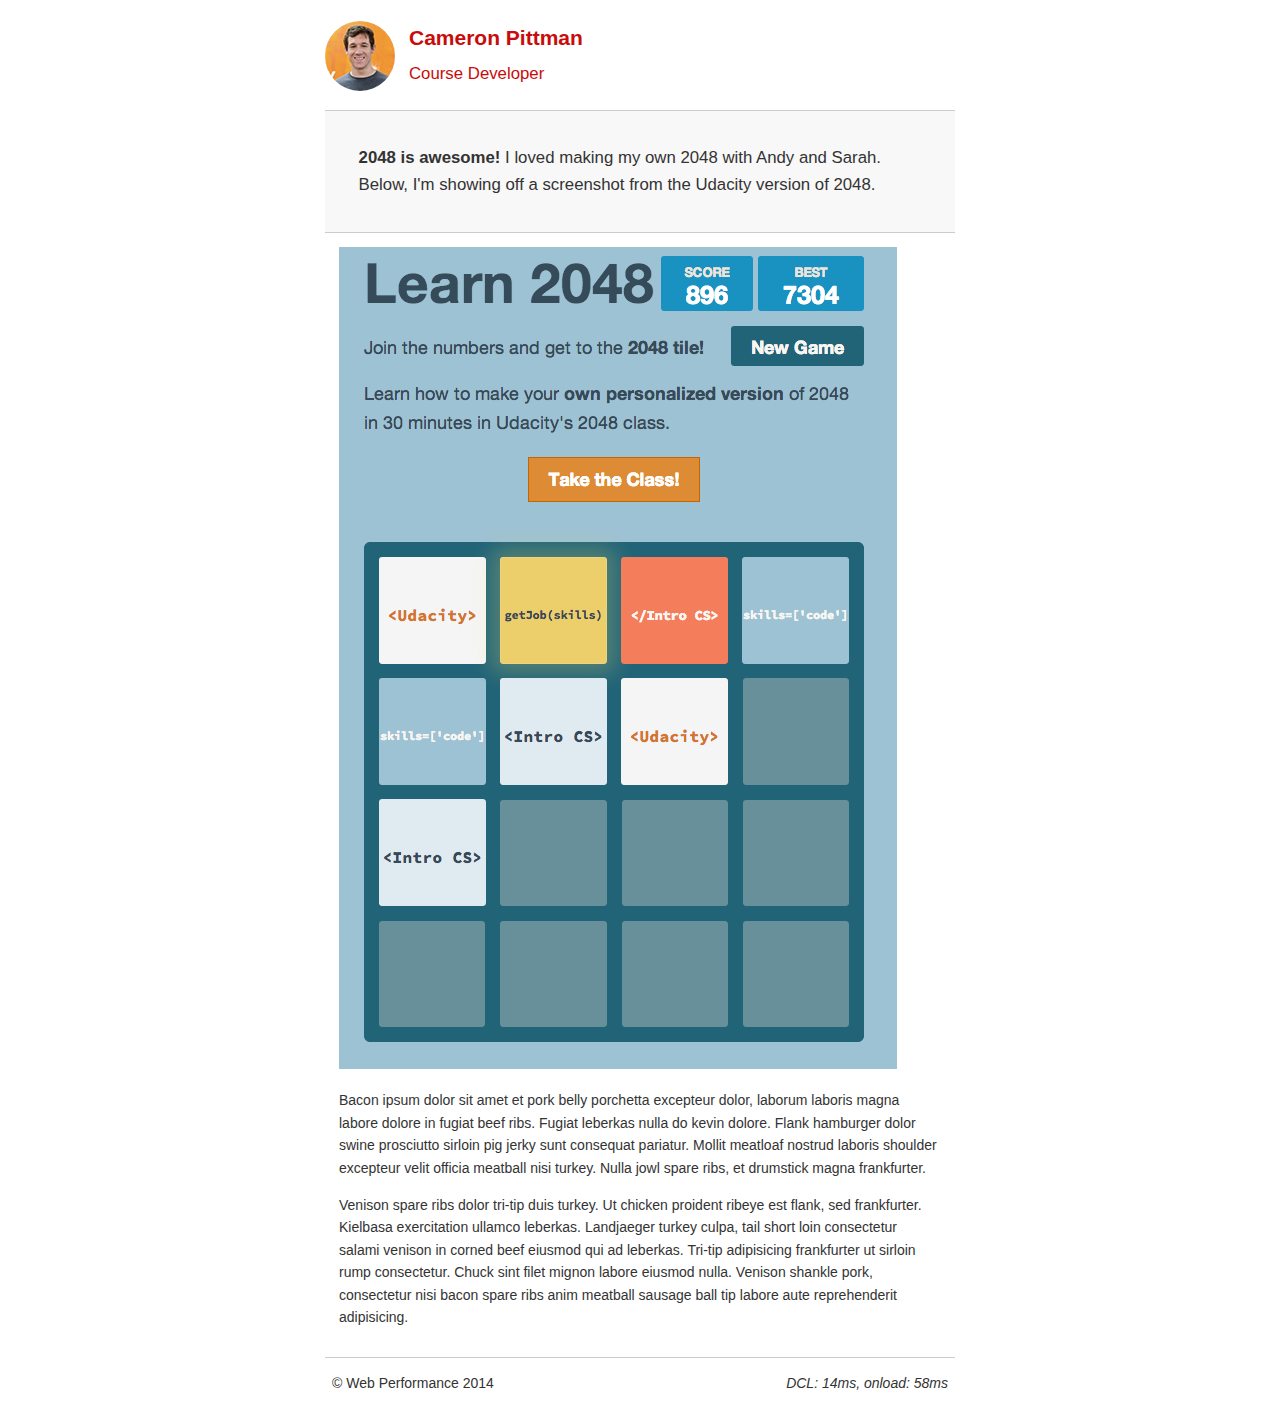
<file: project-2048.html>
<!DOCTYPE html>
<html lang="en">
  <head>
    <meta charset="utf-8">
    <meta name="viewport" content="width=device-width, initial-scale=1">
    <meta name="description" content=" FILL ME IN ">
    <meta name="author" content=" FILL ME IN ">
    <title>Cameron Pittman: Portfolio</title>

    <!-- Hmm, what is the impact of web fonts on speed? Measure it... -->
    <!-- <link href="//fonts.googleapis.com/css?family=Open+Sans:400,700" rel="stylesheet"> -->

    <!-- add internal stylesheet -->
    <style>
      html {
        font-size: 100%;
        overflow-y: scroll;
        -webkit-tap-highlight-color: rgba(0,0,0,0);
        -ms-text-size-adjust: 100%;
        -webkit-text-size-adjust: none;
      }
      body { margin: 0; font-size: 14px; line-height: 1.61; font-weight: 400; }
      body, button, input, select, textarea { font-family: 'Open Sans', sans-serif; color: #333; }

      a { color: #12C; }
      a:visited { color: #61C; }
      a:focus { outline: thin dotted; }
      a:hover, a:active { color: #c00; outline: 0; }

      b, strong { font-weight: bold; }
      pre, code { font-family: monospace, monospace; font-size: 1em; }
      ul, ol { margin: 1em 0; padding: 0 0 0 20px; }
      img { border: 0; max-width: 100%; }

      body { background: #fff; }
      header, footer, .container { max-width: 45em; margin: 0 auto; }

      header { padding: 0 0.5em; color: #C90B0B; }
      header img { border-radius: 40px; float: left; }
      header p { font-size:1.5em; font-weight: bold; padding-left: 4em;}
      header p span { font-size: 0.8em; font-weight: normal;}

      .hero { padding: 2em; background-color: #f8f8f8; font-size:1.2em;
        border-bottom: 1px solid #ccc;
        border-top: 1px solid #ccc;
      }

      .content { padding: 1em 1em; }
      .content li { list-style-type: none; font-size: 1.1em;}
      li img { float:left; padding-right: 1em; }
      li p { font-size: 0.9em; font-style: italic; }

      footer {
        padding: 0 0.5em;
        border-top: 1px solid #ccc;
      }
      footer span { float: right; font-style: italic; }

      /* Smartphones (portrait) */
      @media only screen and (max-width: 480px) {
        body { font-size: 12px;}
        header p { padding-left: 4.5em;}
      }
    </style>

    <link href="css/print.css" rel="stylesheet" media="print">

    <script>
      (function(w,g){w['GoogleAnalyticsObject']=g;
      w[g]=w[g]||function(){(w[g].q=w[g].q||[]).push(arguments)};w[g].l=1*new Date();})(window,'ga');

      // Optional TODO: replace with your Google Analytics profile ID.
      ga('create', 'UA-XXXX-Y');
      ga('send', 'pageview');
    </script>
    <script async src="//www.google-analytics.com/analytics.js"></script>
    <script async src="js/perfmatters.js"></script>
  </head>

  <body>
    <header>
      <a href="/"><img src="img/profilepic.jpg"></a>
      <p>Cameron Pittman<br><span>Course Developer</span></p>
    </header>

    <div class="container">
      <div class="hero">
        <strong>2048 is awesome!</strong> I loved making my own 2048 with Andy and Sarah. Below, I'm showing off a screenshot from the Udacity version of 2048.
      </div>

      <div class="content">

        <img class="img-responsive" src="img/2048.png">

        <p>Bacon ipsum dolor sit amet et pork belly porchetta excepteur dolor, laborum laboris magna labore dolore in fugiat beef ribs. Fugiat leberkas nulla do kevin dolore. Flank hamburger dolor swine prosciutto sirloin pig jerky sunt consequat pariatur. Mollit meatloaf nostrud laboris shoulder excepteur velit officia meatball nisi turkey. Nulla jowl spare ribs, et drumstick magna frankfurter.</p>

        <p>Venison spare ribs dolor tri-tip duis turkey. Ut chicken proident ribeye est flank, sed frankfurter. Kielbasa exercitation ullamco leberkas. Landjaeger turkey culpa, tail short loin consectetur salami venison in corned beef eiusmod qui ad leberkas. Tri-tip adipisicing frankfurter ut sirloin rump consectetur. Chuck sint filet mignon labore eiusmod nulla. Venison shankle pork, consectetur nisi bacon spare ribs anim meatball sausage ball tip labore aute reprehenderit adipisicing.</p>

    </div>

    <footer>
      <p>&copy; Web Performance 2014 <span id="crp-stats"></span></p>
    </footer>
  </body>
</html>
</file>
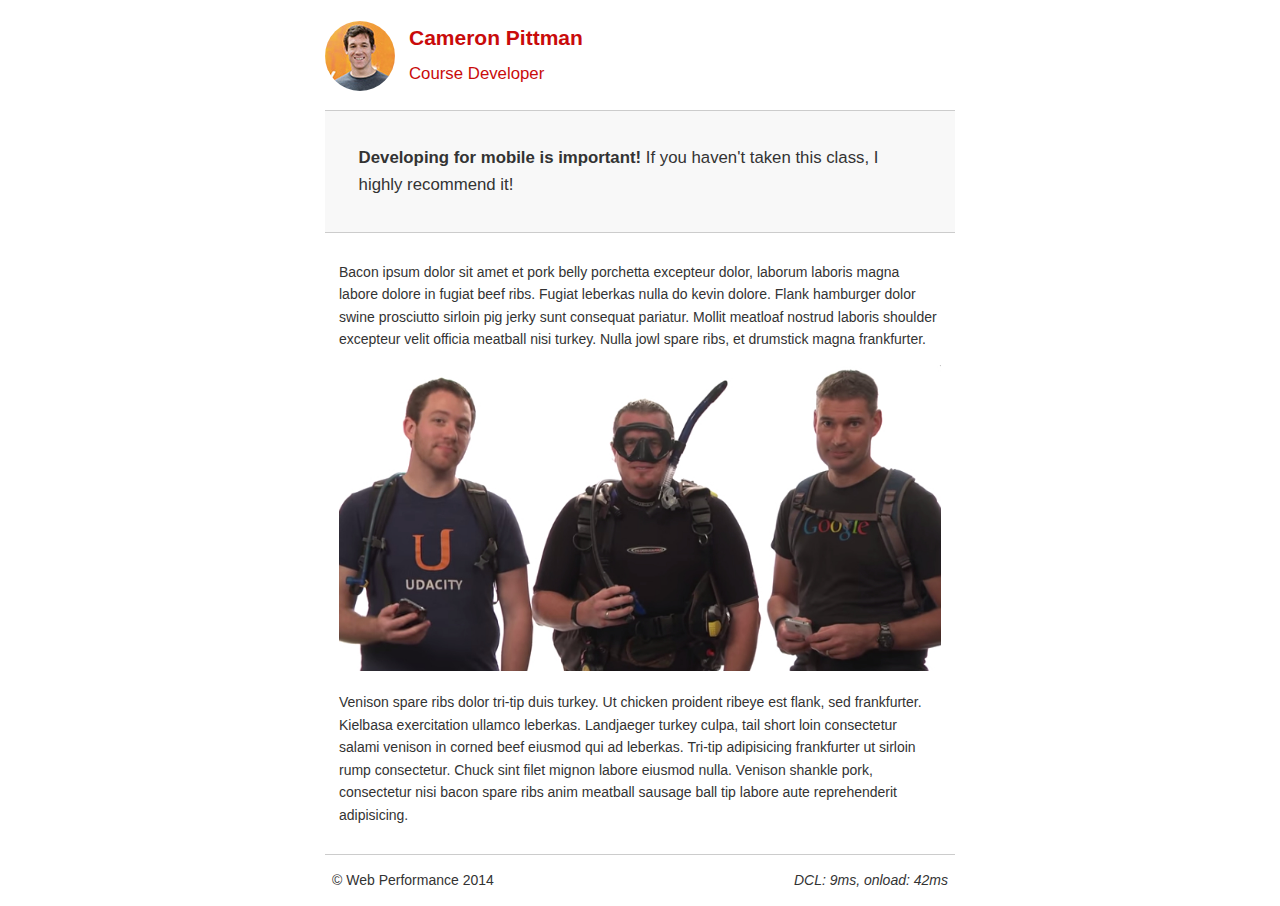
<file: project-mobile.html>
<!DOCTYPE html>
<html lang="en">
  <head>
    <meta charset="utf-8">
    <meta name="viewport" content="width=device-width, initial-scale=1">
    <meta name="description" content=" FILL ME IN ">
    <meta name="author" content=" FILL ME IN ">
    <title>Cameron Pitman: Portfolio</title>

    <!-- Hmm, what is the impact of web fonts on speed? Measure it... -->
    <!-- <link href="//fonts.googleapis.com/css?family=Open+Sans:400,700" rel="stylesheet"> -->

    <!-- add internal stylesheet -->
    <style>
      html {
        font-size: 100%;
        overflow-y: scroll;
        -webkit-tap-highlight-color: rgba(0,0,0,0);
        -ms-text-size-adjust: 100%;
        -webkit-text-size-adjust: none;
      }
      body { margin: 0; font-size: 14px; line-height: 1.61; font-weight: 400; }
      body, button, input, select, textarea { font-family: 'Open Sans', sans-serif; color: #333; }

      a { color: #12C; }
      a:visited { color: #61C; }
      a:focus { outline: thin dotted; }
      a:hover, a:active { color: #c00; outline: 0; }

      b, strong { font-weight: bold; }
      pre, code { font-family: monospace, monospace; font-size: 1em; }
      ul, ol { margin: 1em 0; padding: 0 0 0 20px; }
      img { border: 0; max-width: 100%; }

      body { background: #fff; }
      header, footer, .container { max-width: 45em; margin: 0 auto; }

      header { padding: 0 0.5em; color: #C90B0B; }
      header img { border-radius: 40px; float: left; }
      header p { font-size:1.5em; font-weight: bold; padding-left: 4em;}
      header p span { font-size: 0.8em; font-weight: normal;}

      .hero { padding: 2em; background-color: #f8f8f8; font-size:1.2em;
        border-bottom: 1px solid #ccc;
        border-top: 1px solid #ccc;
      }

      .content { padding: 1em 1em; }
      .content li { list-style-type: none; font-size: 1.1em;}
      li img { float:left; padding-right: 1em; }
      li p { font-size: 0.9em; font-style: italic; }

      footer {
        padding: 0 0.5em;
        border-top: 1px solid #ccc;
      }
      footer span { float: right; font-style: italic; }

      /* Smartphones (portrait) */
      @media only screen and (max-width: 480px) {
        body { font-size: 12px;}
        header p { padding-left: 4.5em;}
      }
    </style>

    <link href="css/print.css" rel="stylesheet" media="print">

    <script>
      (function(w,g){w['GoogleAnalyticsObject']=g;
      w[g]=w[g]||function(){(w[g].q=w[g].q||[]).push(arguments)};w[g].l=1*new Date();})(window,'ga');

      // Optional TODO: replace with your Google Analytics profile ID.
      ga('create', 'UA-XXXX-Y');
      ga('send', 'pageview');
    </script>
    <script async src="http://www.google-analytics.com/analytics.js"></script>
    <script async src="js/perfmatters.js"></script>
  </head>

  <body>
    <header>
      <a href="/"><img src="img/profilepic.jpg"></a>
      <p>Cameron Pittman<br><span>Course Developer</span></p>
    </header>

    <div class="container">
      <div class="hero">
        <strong>Developing for mobile is important!</strong> If you haven't taken this class, I highly recommend it!
      </div>

      <div class="content">

        <p>Bacon ipsum dolor sit amet et pork belly porchetta excepteur dolor, laborum laboris magna labore dolore in fugiat beef ribs. Fugiat leberkas nulla do kevin dolore. Flank hamburger dolor swine prosciutto sirloin pig jerky sunt consequat pariatur. Mollit meatloaf nostrud laboris shoulder excepteur velit officia meatball nisi turkey. Nulla jowl spare ribs, et drumstick magna frankfurter.</p>

        <img src="img/mobilewebdev.jpg">

        <p>Venison spare ribs dolor tri-tip duis turkey. Ut chicken proident ribeye est flank, sed frankfurter. Kielbasa exercitation ullamco leberkas. Landjaeger turkey culpa, tail short loin consectetur salami venison in corned beef eiusmod qui ad leberkas. Tri-tip adipisicing frankfurter ut sirloin rump consectetur. Chuck sint filet mignon labore eiusmod nulla. Venison shankle pork, consectetur nisi bacon spare ribs anim meatball sausage ball tip labore aute reprehenderit adipisicing.</p>

    </div>

    <footer>
      <p>&copy; Web Performance 2014 <span id="crp-stats"></span></p>
    </footer>
  </body>
</html>
</file>
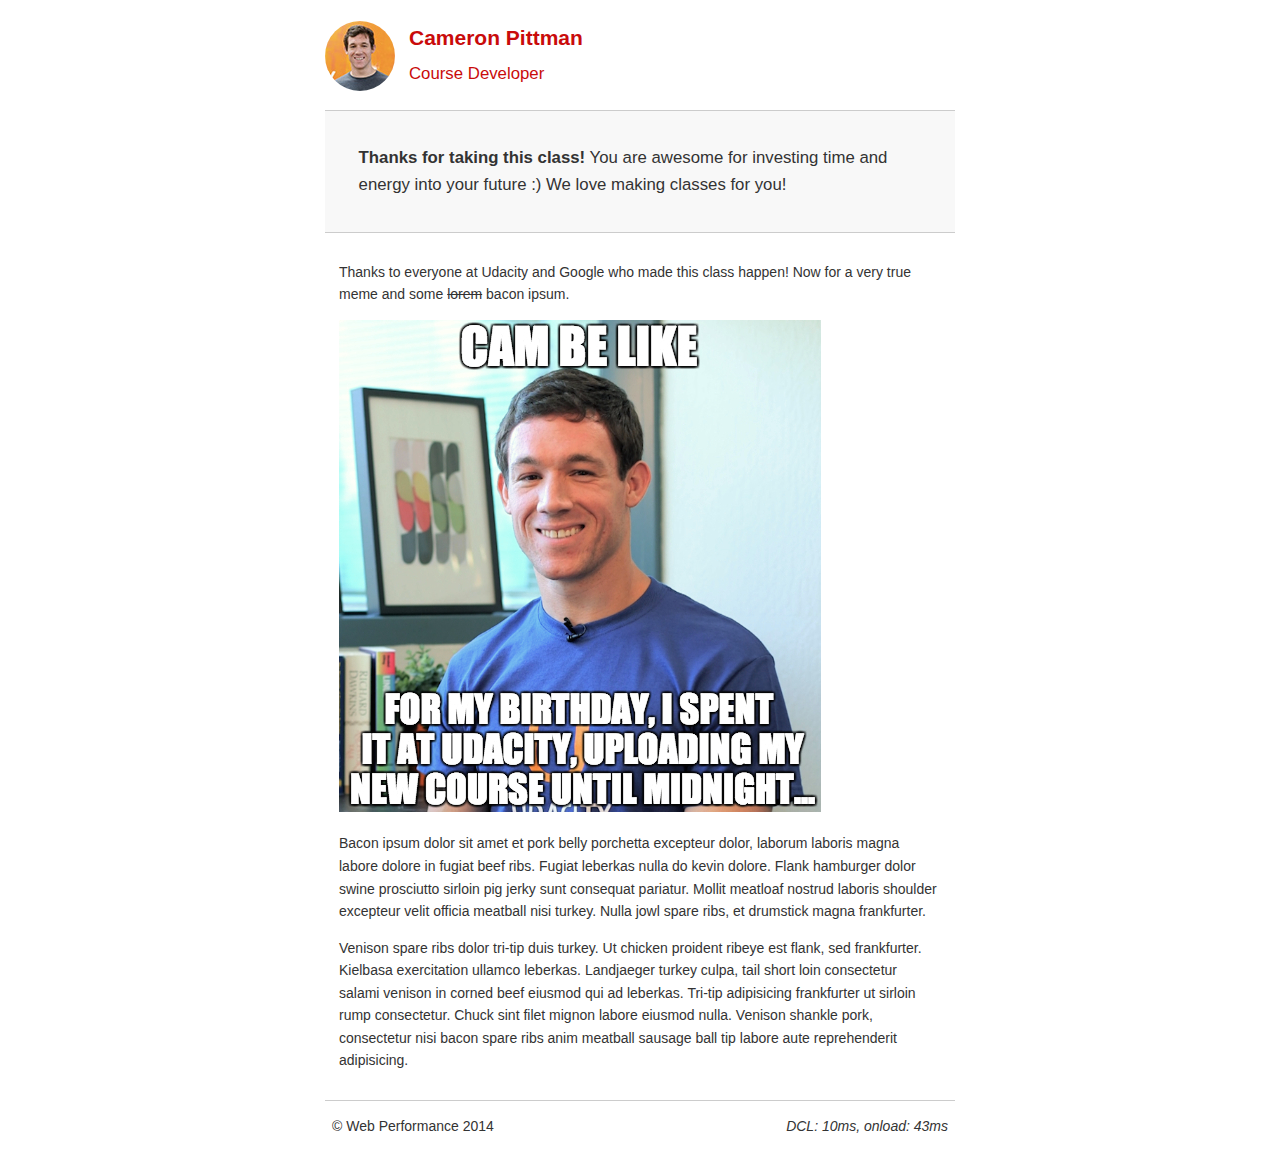
<file: project-webperf.html>
<!DOCTYPE html>
<html lang="en">
  <head>
    <meta charset="utf-8">
    <meta name="viewport" content="width=device-width, initial-scale=1">
    <meta name="description" content=" FILL ME IN ">
    <meta name="author" content=" FILL ME IN ">
    <title>Cameron Pittman: Portfolio</title>

    <!-- Hmm, what is the impact of web fonts on speed? Measure it... -->
    <!-- <link href="//fonts.googleapis.com/css?family=Open+Sans:400,700" rel="stylesheet"> -->

    <!-- add internal stylesheet -->
    <style>
      html {
        font-size: 100%;
        overflow-y: scroll;
        -webkit-tap-highlight-color: rgba(0,0,0,0);
        -ms-text-size-adjust: 100%;
        -webkit-text-size-adjust: none;
      }
      body { margin: 0; font-size: 14px; line-height: 1.61; font-weight: 400; }
      body, button, input, select, textarea { font-family: 'Open Sans', sans-serif; color: #333; }

      a { color: #12C; }
      a:visited { color: #61C; }
      a:focus { outline: thin dotted; }
      a:hover, a:active { color: #c00; outline: 0; }

      b, strong { font-weight: bold; }
      pre, code { font-family: monospace, monospace; font-size: 1em; }
      ul, ol { margin: 1em 0; padding: 0 0 0 20px; }
      img { border: 0; max-width: 100%; }

      body { background: #fff; }
      header, footer, .container { max-width: 45em; margin: 0 auto; }

      header { padding: 0 0.5em; color: #C90B0B; }
      header img { border-radius: 40px; float: left; }
      header p { font-size:1.5em; font-weight: bold; padding-left: 4em;}
      header p span { font-size: 0.8em; font-weight: normal;}

      .hero { padding: 2em; background-color: #f8f8f8; font-size:1.2em;
        border-bottom: 1px solid #ccc;
        border-top: 1px solid #ccc;
      }

      .content { padding: 1em 1em; }
      .content li { list-style-type: none; font-size: 1.1em;}
      li img { float:left; padding-right: 1em; }
      li p { font-size: 0.9em; font-style: italic; }

      footer {
        padding: 0 0.5em;
        border-top: 1px solid #ccc;
      }
      footer span { float: right; font-style: italic; }

      /* Smartphones (portrait) */
      @media only screen and (max-width: 480px) {
        body { font-size: 12px;}
        header p { padding-left: 4.5em;}
      }
    </style>

    <link href="css/print.css" rel="stylesheet" media="print">

    <script>
      (function(w,g){w['GoogleAnalyticsObject']=g;
      w[g]=w[g]||function(){(w[g].q=w[g].q||[]).push(arguments)};w[g].l=1*new Date();})(window,'ga');

      // Optional TODO: replace with your Google Analytics profile ID.
      ga('create', 'UA-XXXX-Y');
      ga('send', 'pageview');
    </script>
    <script async src="http://www.google-analytics.com/analytics.js"></script>
    <script async src="js/perfmatters.js"></script>
  </head>

  <body>
    <header>
      <a href="/"><img src="img/profilepic.jpg"></a>
      <p>Cameron Pittman<br><span>Course Developer</span></p>
    </header>

    <div class="container">
      <div class="hero">
        <strong>Thanks for taking this class!</strong> You are awesome for investing time and energy into your future :) We love making classes for you!
      </div>

      <div class="content">

        <p>Thanks to everyone at Udacity and Google who made this class happen! Now for a very true meme and some <strike>lorem</strike> bacon ipsum.</p>

        <img src="img/cam_be_like.jpg">

        <p>Bacon ipsum dolor sit amet et pork belly porchetta excepteur dolor, laborum laboris magna labore dolore in fugiat beef ribs. Fugiat leberkas nulla do kevin dolore. Flank hamburger dolor swine prosciutto sirloin pig jerky sunt consequat pariatur. Mollit meatloaf nostrud laboris shoulder excepteur velit officia meatball nisi turkey. Nulla jowl spare ribs, et drumstick magna frankfurter.</p>

        <p>Venison spare ribs dolor tri-tip duis turkey. Ut chicken proident ribeye est flank, sed frankfurter. Kielbasa exercitation ullamco leberkas. Landjaeger turkey culpa, tail short loin consectetur salami venison in corned beef eiusmod qui ad leberkas. Tri-tip adipisicing frankfurter ut sirloin rump consectetur. Chuck sint filet mignon labore eiusmod nulla. Venison shankle pork, consectetur nisi bacon spare ribs anim meatball sausage ball tip labore aute reprehenderit adipisicing.</p>

    </div>

    <footer>
      <p>&copy; Web Performance 2014 <span id="crp-stats"></span></p>
    </footer>
  </body>
</html>
</file>
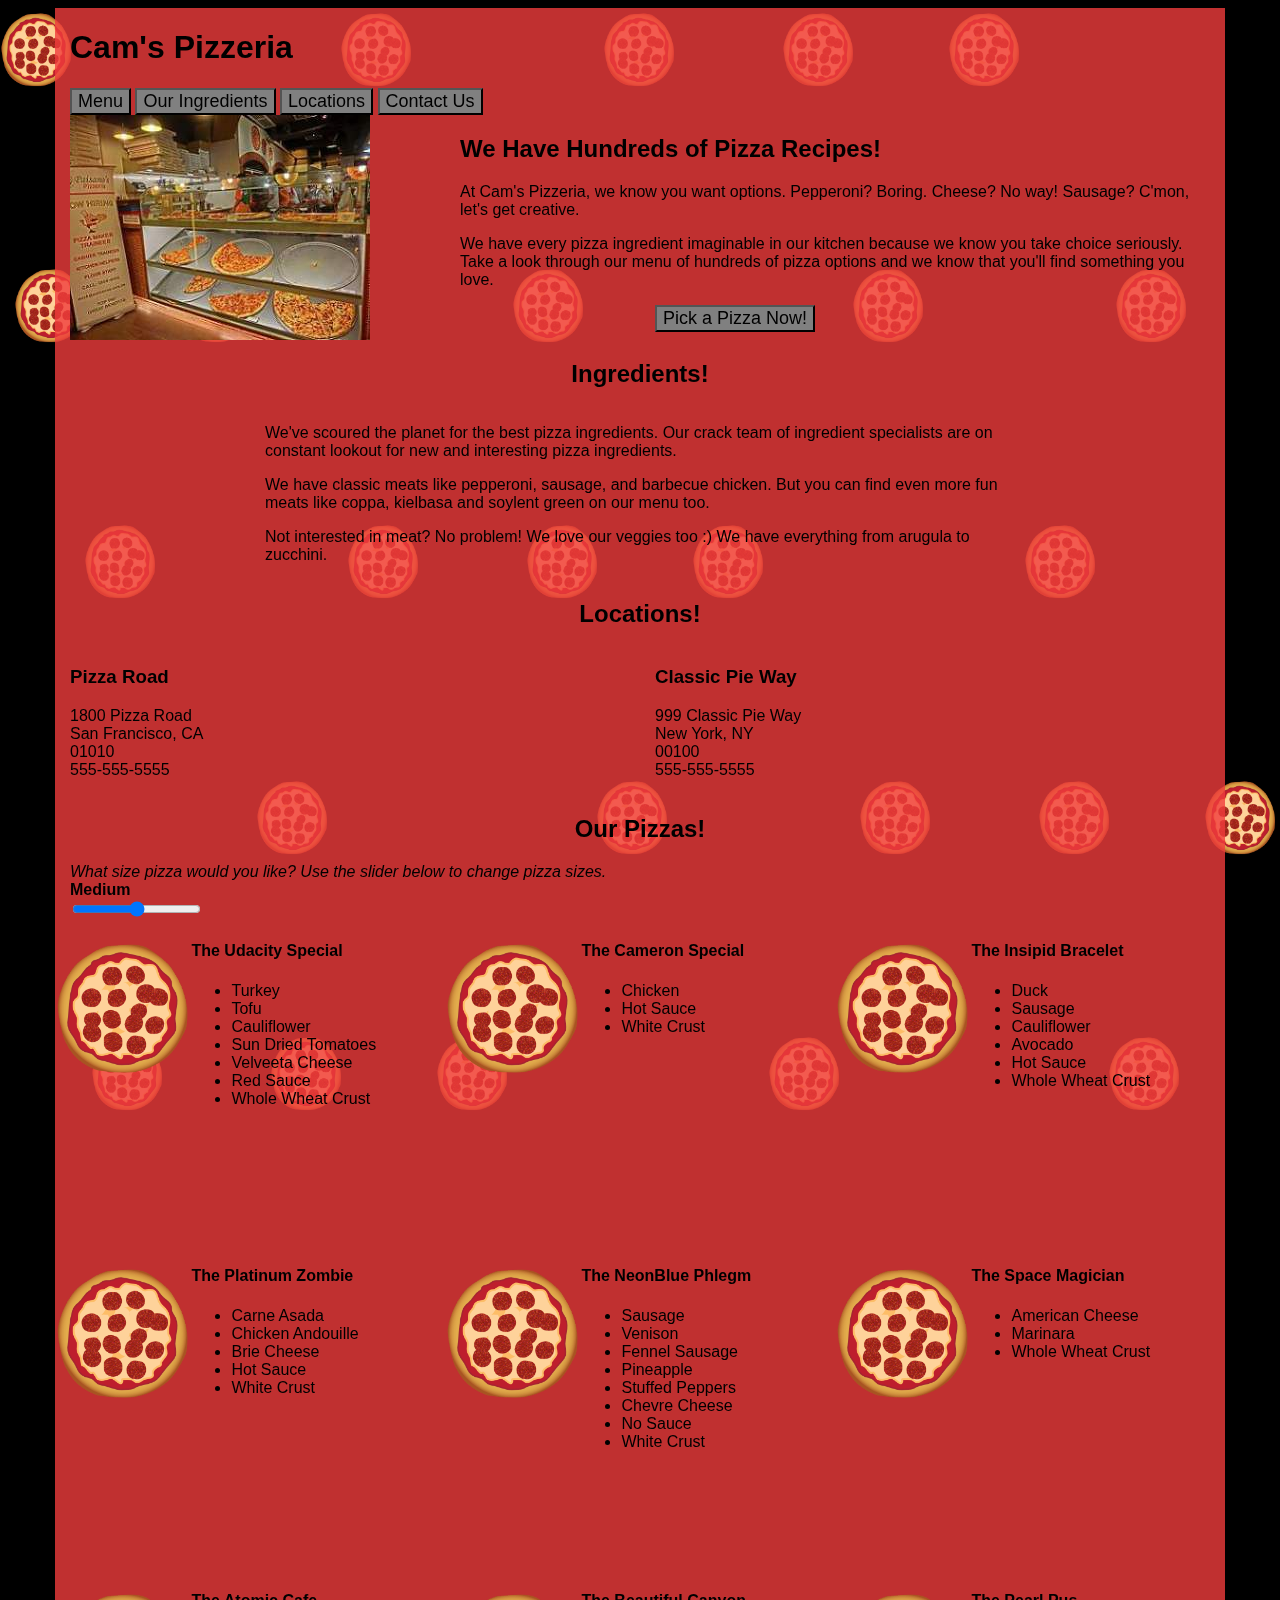
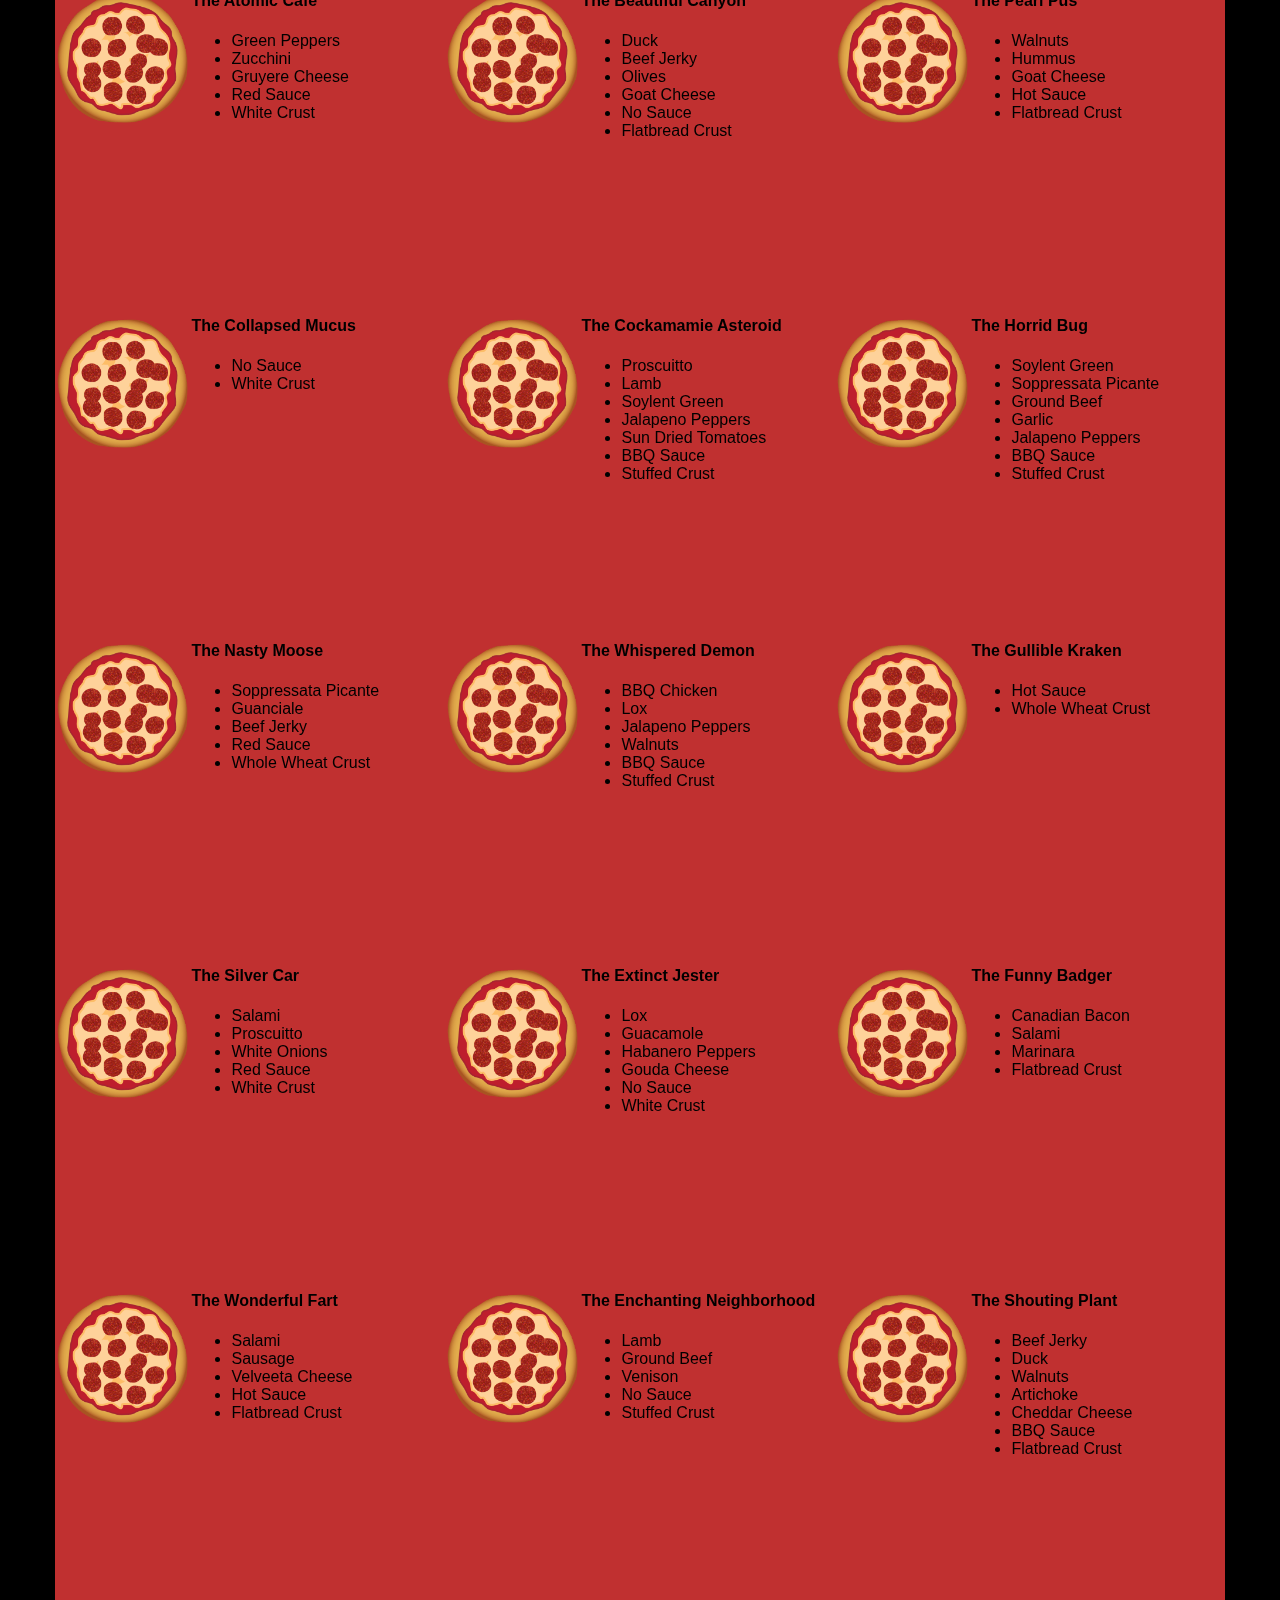
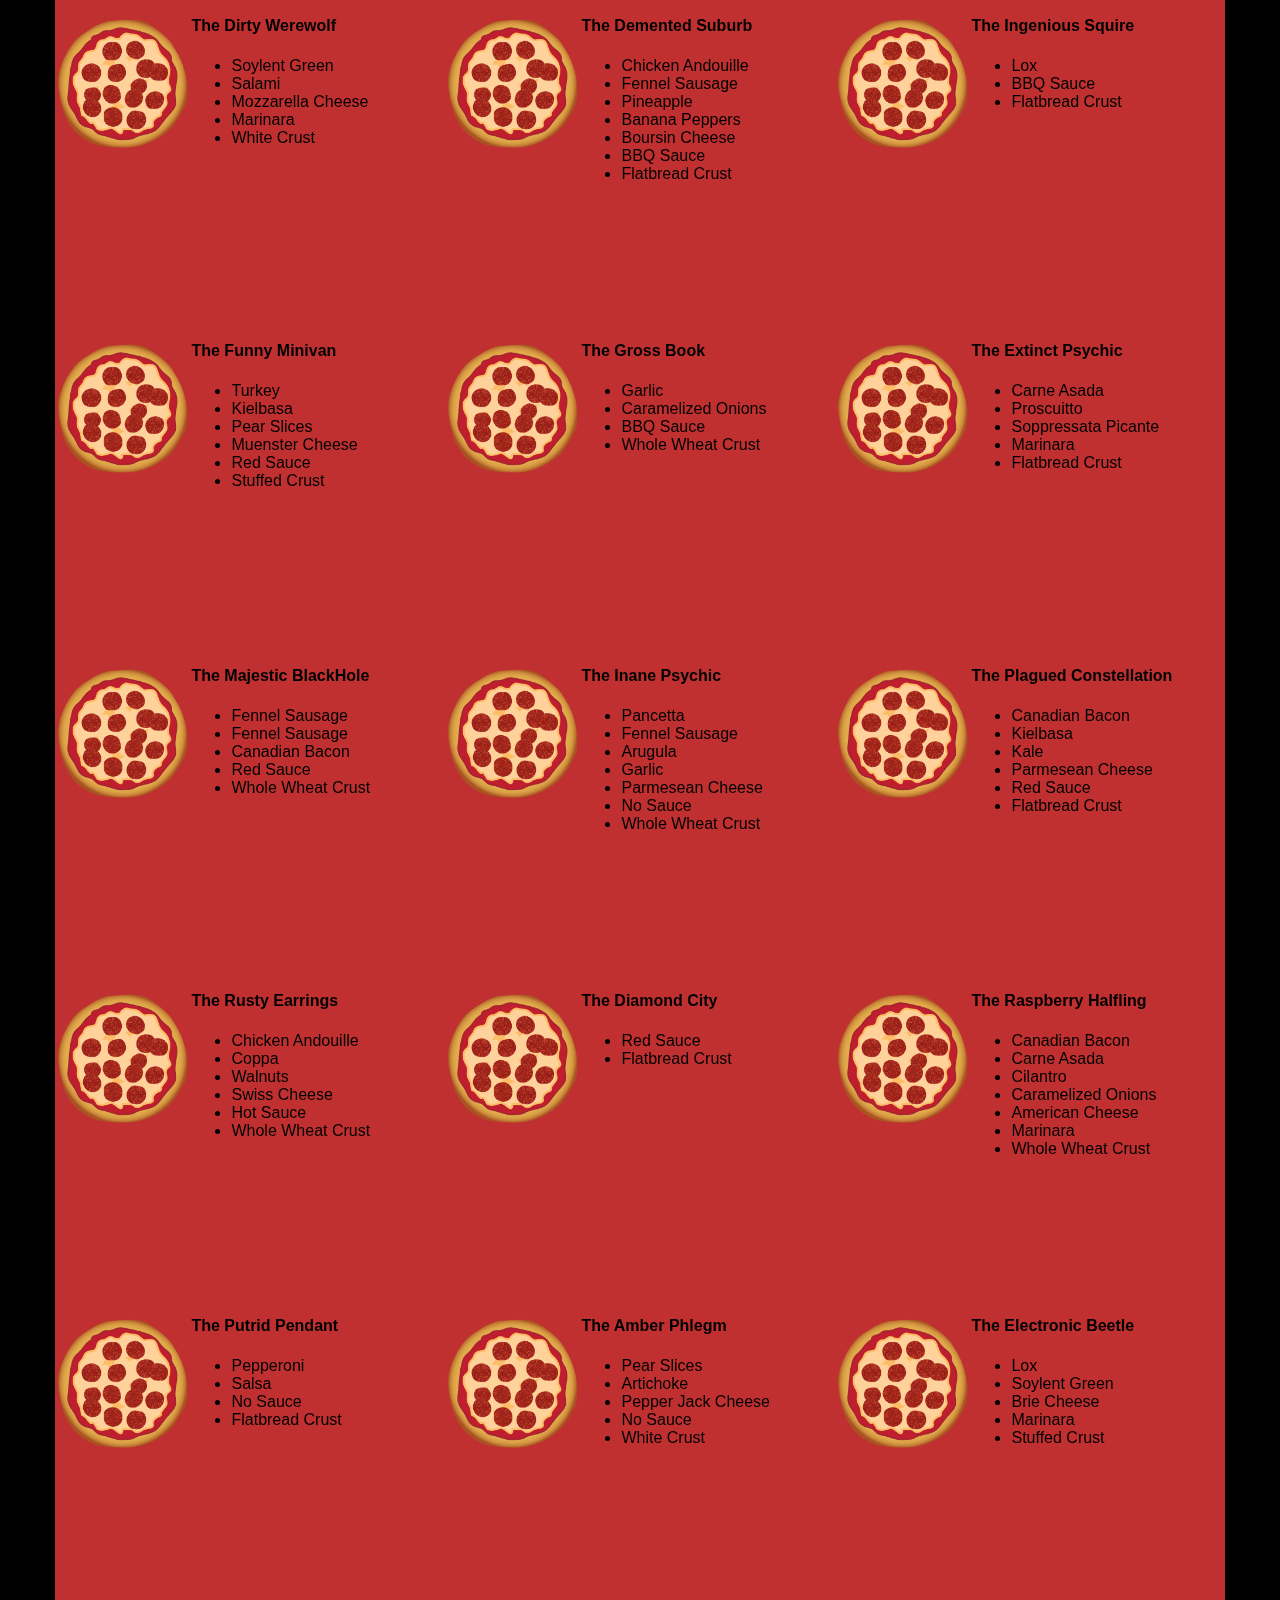
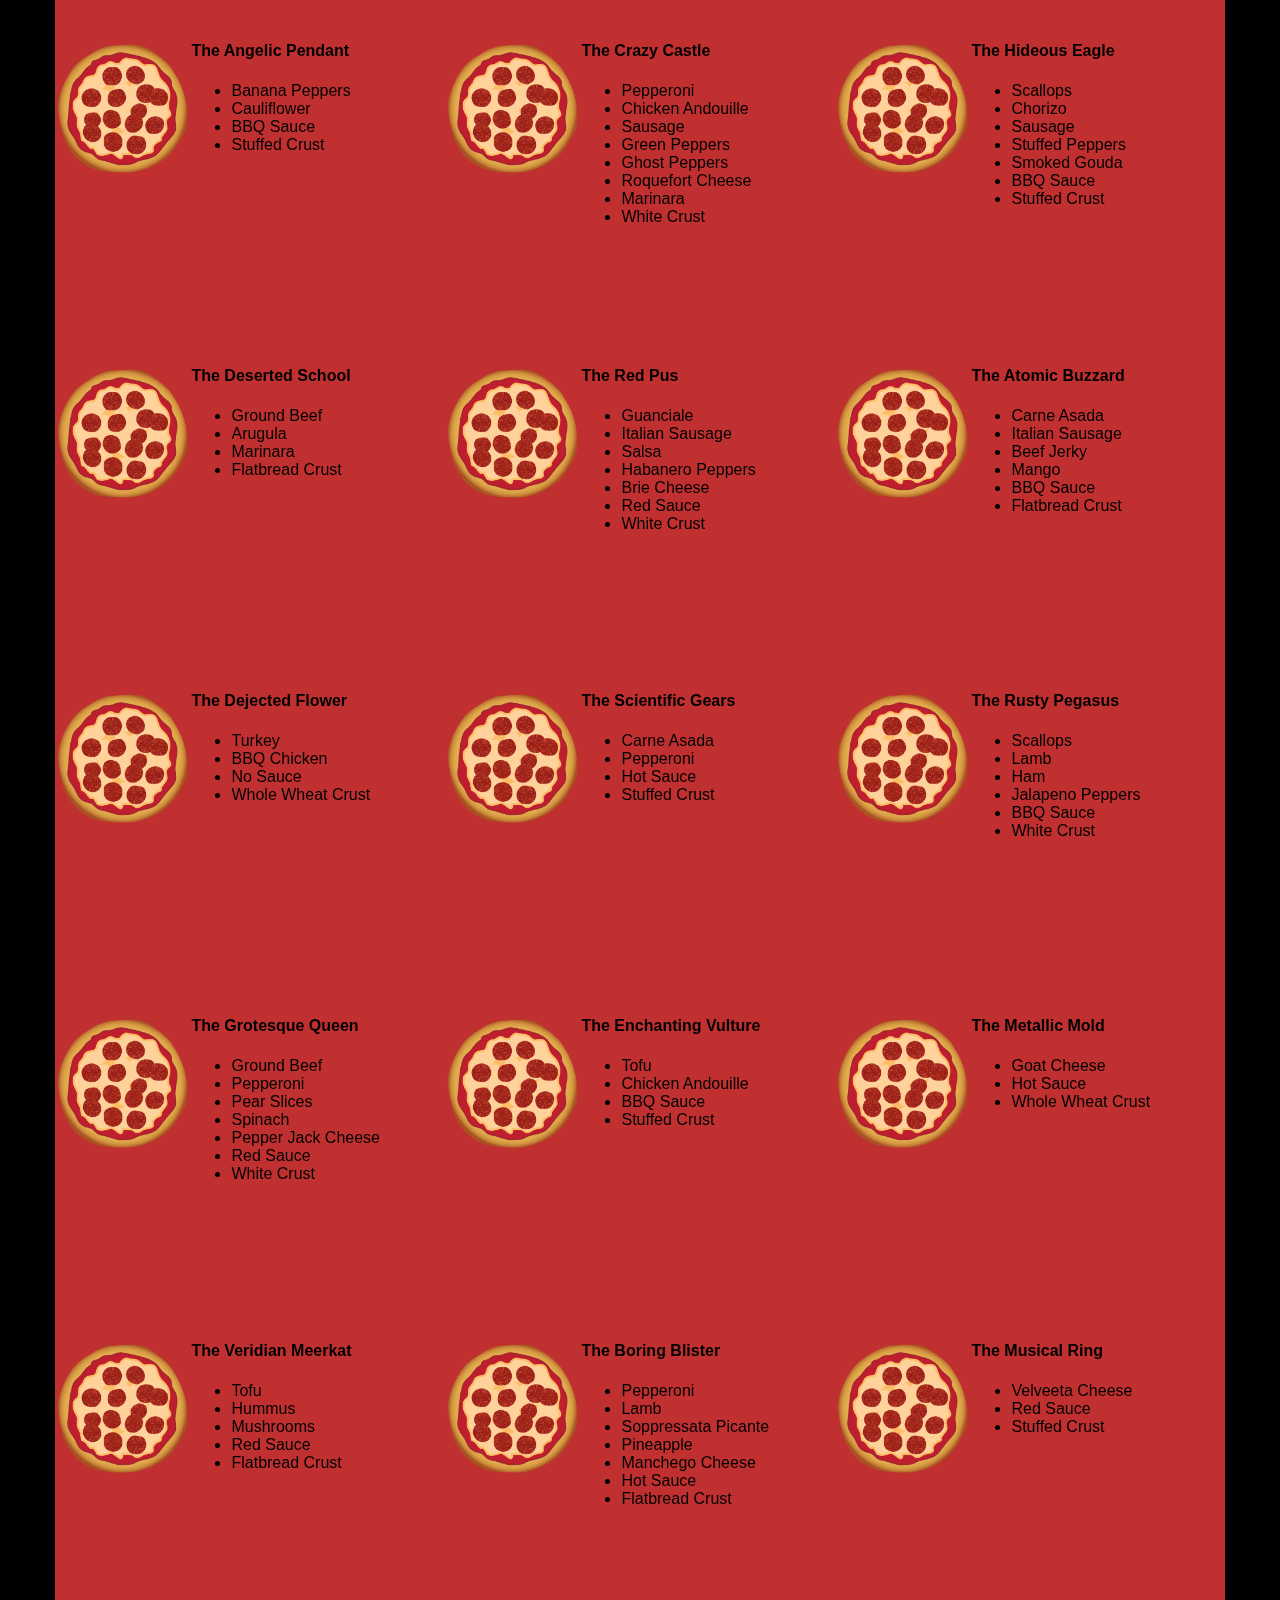
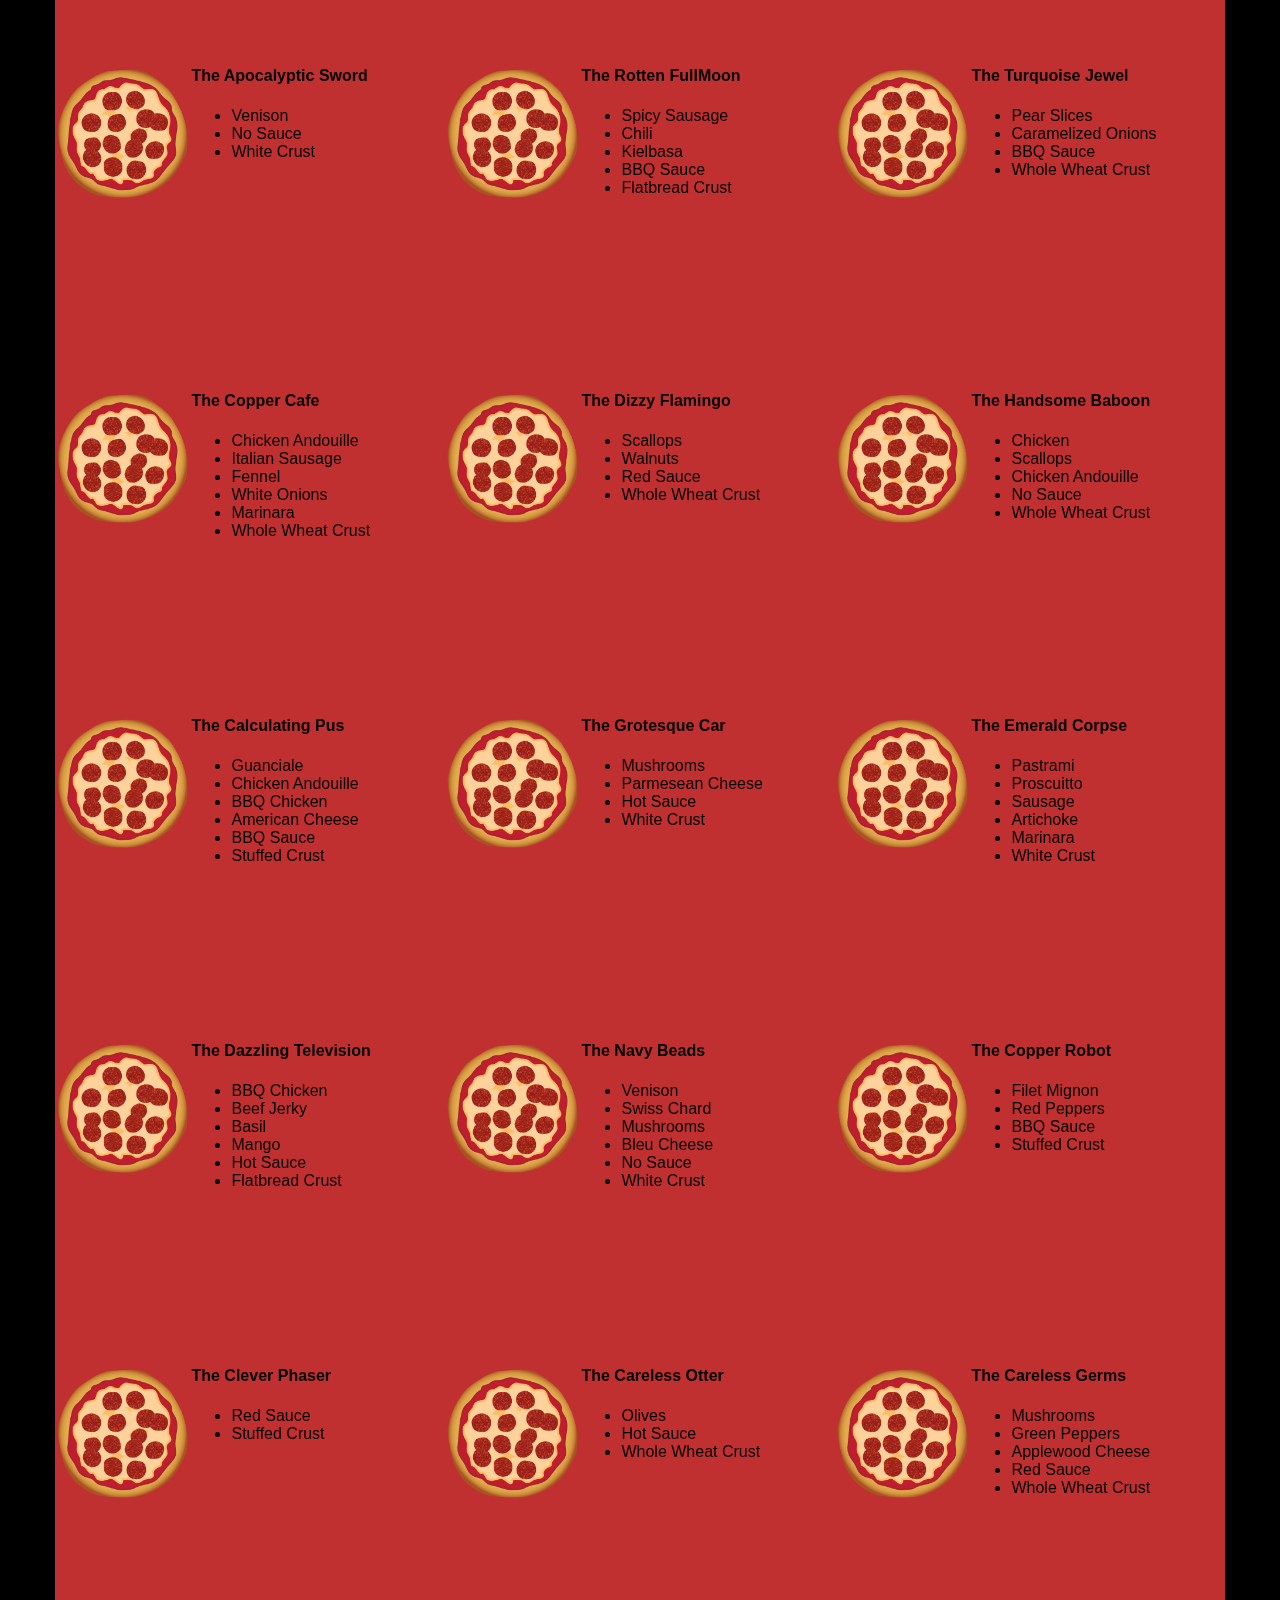
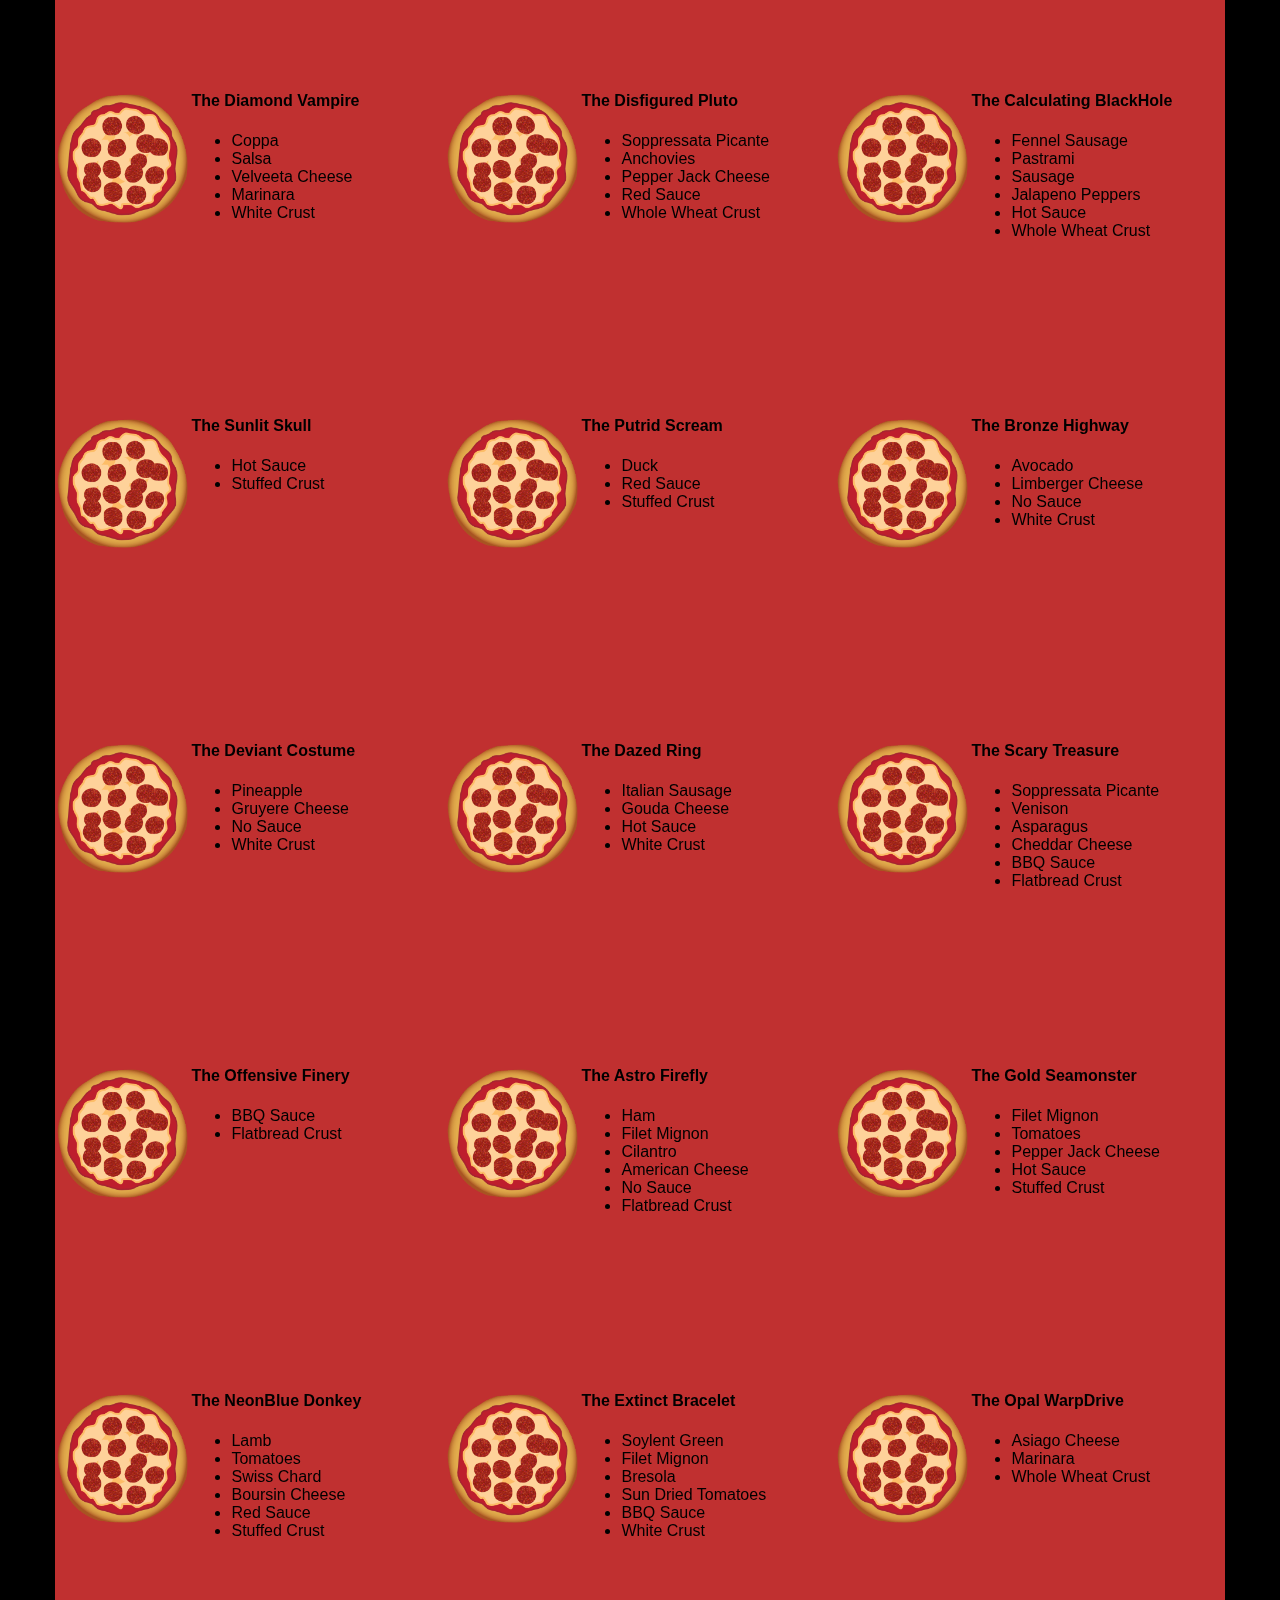
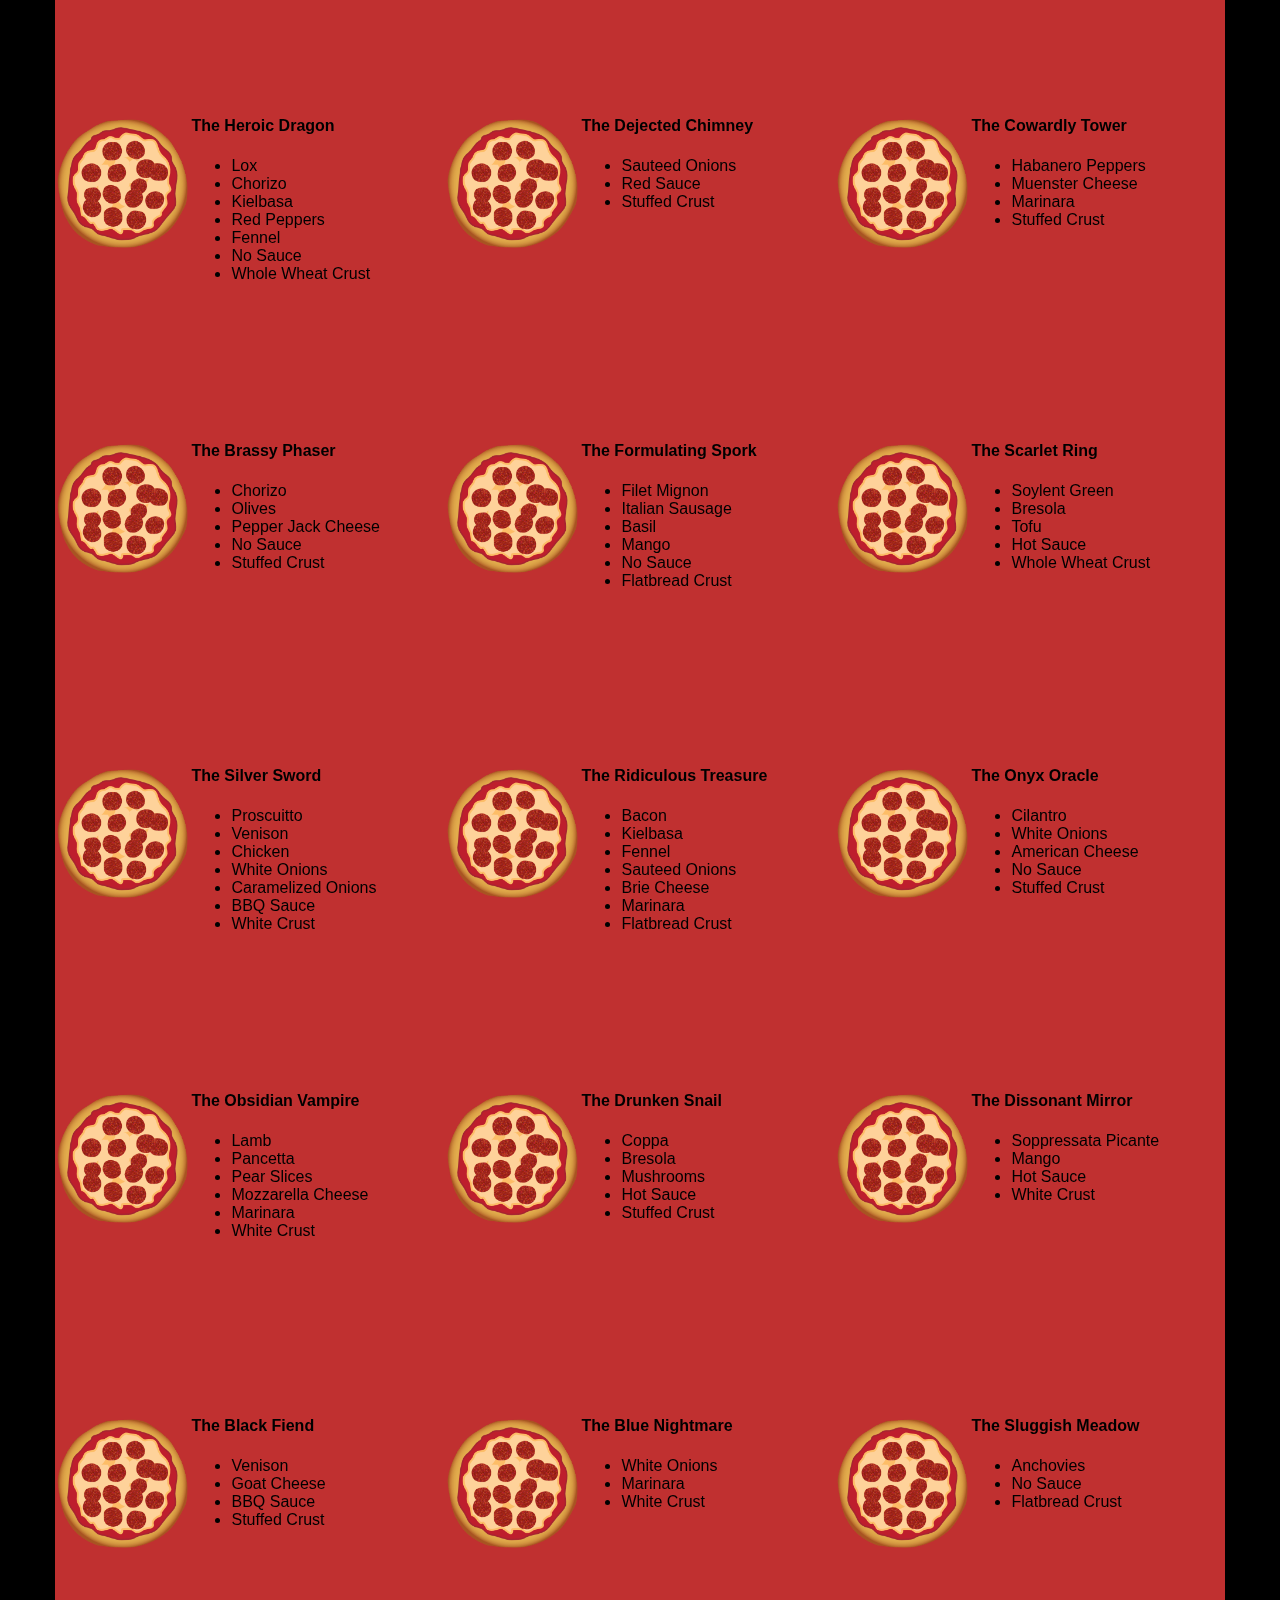
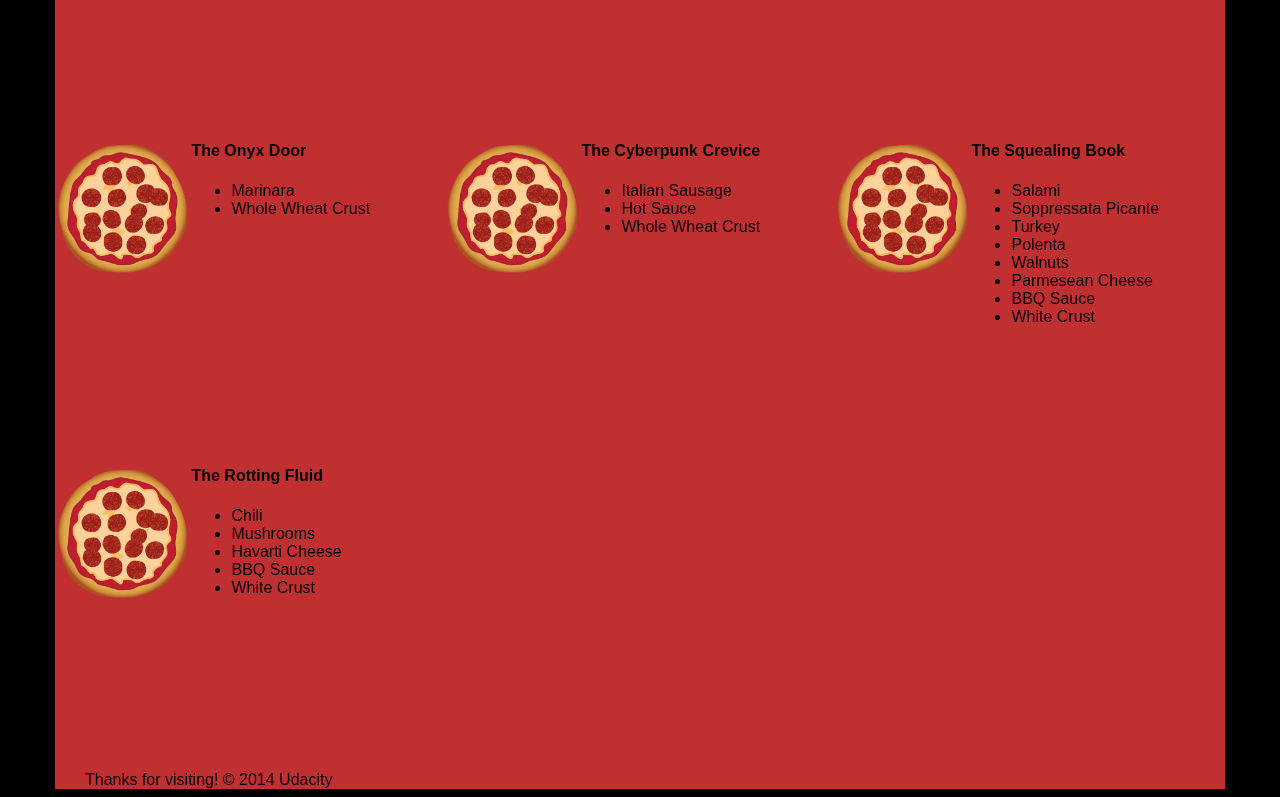
<file: views/pizza.html>
<!DOCTYPE HTML>
<html>
<head>
  <meta name="viewport" content="width=device-width, initial-scale=1">
  <link rel="stylesheet" href="css/style.css">
  <link rel="stylesheet" href="css/bootstrap-grid.css">
</head>

<body>
  <div class="container">
    <div id="header" class="row">
      <div class="col-md-6">
        <div class="row">
          <div class="col-md-12">
            <h1>Cam's Pizzeria</h1>
            <div class="row">
              <div id="menu" class="col-md-12">
                <form action="#randomPizzas">
                  <input type="submit" value="Menu">
                </form>
                <form action="#ingredients">
                  <input type="submit" value="Our Ingredients">
                </form>
                <form action="#locations">
                  <input type="submit" value="Locations">
                </form>
                <form action="#" onsubmit="alert('Thanks for clicking! This button doesn\'t do anything because this is a fake pizzeria :\)')">
                  <input type="submit" value="Contact Us">
                </form>
              </div>
            </div>
          </div>
        </div>
      </div>
      <div id="movingPizzas1" class="col-md-6">
      </div>
    </div>
    <div id="callToAction" class="row">
      <div class="col-md-4">
        <img src="images/pizzeria.jpg" class="img-responsive"> <!-- Image credit to: http://commons.wikimedia.org/wiki/File:HK_TST_night_%E5%98%89%E8%98%AD%E9%81%93_Granville_Road_restaurant_Paisano's_Pizzeria_pizza_Dec-2013.JPG -->
      </div>
      <div class="col-md-8">
        <div class="row">
          <div class="col-md-12">
            <h2>We Have Hundreds of Pizza Recipes!</h2>
            <p>At Cam's Pizzeria, we know you want options. Pepperoni? Boring. Cheese? No way! Sausage? C'mon, let's get creative.</p>

            <p>We have every pizza ingredient imaginable in our kitchen because we know you take choice seriously. Take a look through our menu of hundreds of pizza options and we know that you'll find something you love.</p>
          </div>
        </div>
        <div class="row">
          <div class="col-md-6 col-md-push-3">
            <form action="#randomPizzas">
              <input type="submit" value="Pick a Pizza Now!">
            </form>
          </div>
        </div>
      </div>
    </div>
    <div id="ingredients" class="row">
      <div class="col-md-8 col-md-push-2">
        <div class="row">
          <div class="col-md-12 centered">
            <h2>Ingredients!</h2>
          </div>
        </div>
        <div class="row">
          <div class="col-md-12">
            <p>We've scoured the planet for the best pizza ingredients. Our crack team of ingredient specialists are on constant lookout for new and interesting pizza ingredients.</p>

            <p>We have classic meats like pepperoni, sausage, and barbecue chicken. But you can find even more fun meats like coppa, kielbasa and soylent green on our menu too.</p>

            <p>Not interested in meat? No problem! We love our veggies too :) We have everything from arugula to zucchini.</p>
          </div>
        </div>
      </div>
    </div>
    <div id="locations" class="row">
      <div class="col-md-12">
        <h2 style="text-align: center">Locations!</h2>
        <div class="row">
          <div class="col-md-6">
            <h3>Pizza Road</h3>
            <p>1800 Pizza Road<br>San Francisco, CA<br>01010<br>555-555-5555</p>
          </div>
          <div class="col-md-6">
            <h3>Classic Pie Way</h3>
            <p>999 Classic Pie Way<br>New York, NY<br>00100<br>555-555-5555</p>
          </div>
        </div>
      </div>
    </div>
    <div id="pizzaGenerator" class="row">
      <div class="col-md-12">
        <h2 style="text-align: center">Our Pizzas!</h2>
        <div class="row">
          <div class="col-md-12">
            <em>What size pizza would you like? Use the slider below to change pizza sizes.</em>
          </div>
          <div id="pizzaSize" class="col-md-6">Medium</div>
          <div class="col-md-12">
            <input id="sizeSlider" type="range" min="1" max="3" value="2" step="1" onchange="resizePizzas(this.value)"></input>
          </div>
        </div>
        <div id="randomPizzas" class="row">
          <div id="pizza0" class="randomPizzaContainer" style="width:33.33%; height: 325px;">
            <div style="width:35%">
              <img src="images/pizza.png" class="img-responsive">
            </div>
            <div style="width:65%">
              <h4>The Udacity Special</h4>
              <ul>
                <li>Turkey</li>
                <li>Tofu</li>
                <li>Cauliflower</li>
                <li>Sun Dried Tomatoes</li>
                <li>Velveeta Cheese</li>
                <li>Red Sauce</li>
                <li>Whole Wheat Crust</li>
              </ul>
            </div>
          </div>
          <div id="pizza1" class="randomPizzaContainer" style="width:33.33%; height: 325px;">
            <div style="width:35%">
              <img src="images/pizza.png" class="img-responsive">
            </div>
            <div style="width:65%">
              <h4>The Cameron Special</h4>
              <ul>
                <li>Chicken</li>
                <li>Hot Sauce</li>
                <li>White Crust</li>
              </ul>
            </div>
          </div>
        </div>
      </div>
    </div>
    <div id="footer" class="col-md-12">Thanks for visiting! &copy; 2014 Udacity</div>
  </div>
  <script type="text/javascript" src="js/main.js"></script>
</body>

</html>
</file>
<file: css/print.css>
@media print {
  * { background: transparent !important; color: black !important; text-shadow: none !important; filter:none !important; -ms-filter: none !important; }
  a, a:visited { color: #444 !important; text-decoration: underline; }
  a[href]:after { content: " (" attr(href) ")"; }
  tr, img { page-break-inside: avoid; }
  img { max-width: 100% !important; }
  @page { margin: 0.5cm; }
  p, h2, h3 { orphans: 3; widows: 3; }
  h2, h3{ page-break-after: avoid; }
}
</file>
<file: views/css/style.css>
/** {
  outline: 1px solid red !important;
}*/
* {
  -webkit-box-sizing: border-box;
  -moz-box-sizing: border-box;
  -box-sizing: border-box;
}

body {
  font-family: "Trebuchet MS", Helvetica, sans-serif;
  background: black;
}

input {
  background: grey;
  font-size: 18px;
}

form {
  display: inline-block;
}

.centered {
  text-align: center;
}

#pizzaSize {
  font-weight: 800;
  will-change: transform;
}

.mover {
  position: fixed;
  width: 256px;
  z-index: -1;
  will-change: transform;
}

.randomPizzaContainer {
  float: left;
  display: flex;
  will-change: transform;
}

.randomPizzaContainer:after {
  content: "";
  display: table;
  clear:both;
  will-change: transform;
}

 .container {
  background-color: rgba(240, 60, 60, 0.8);
}
</file>
